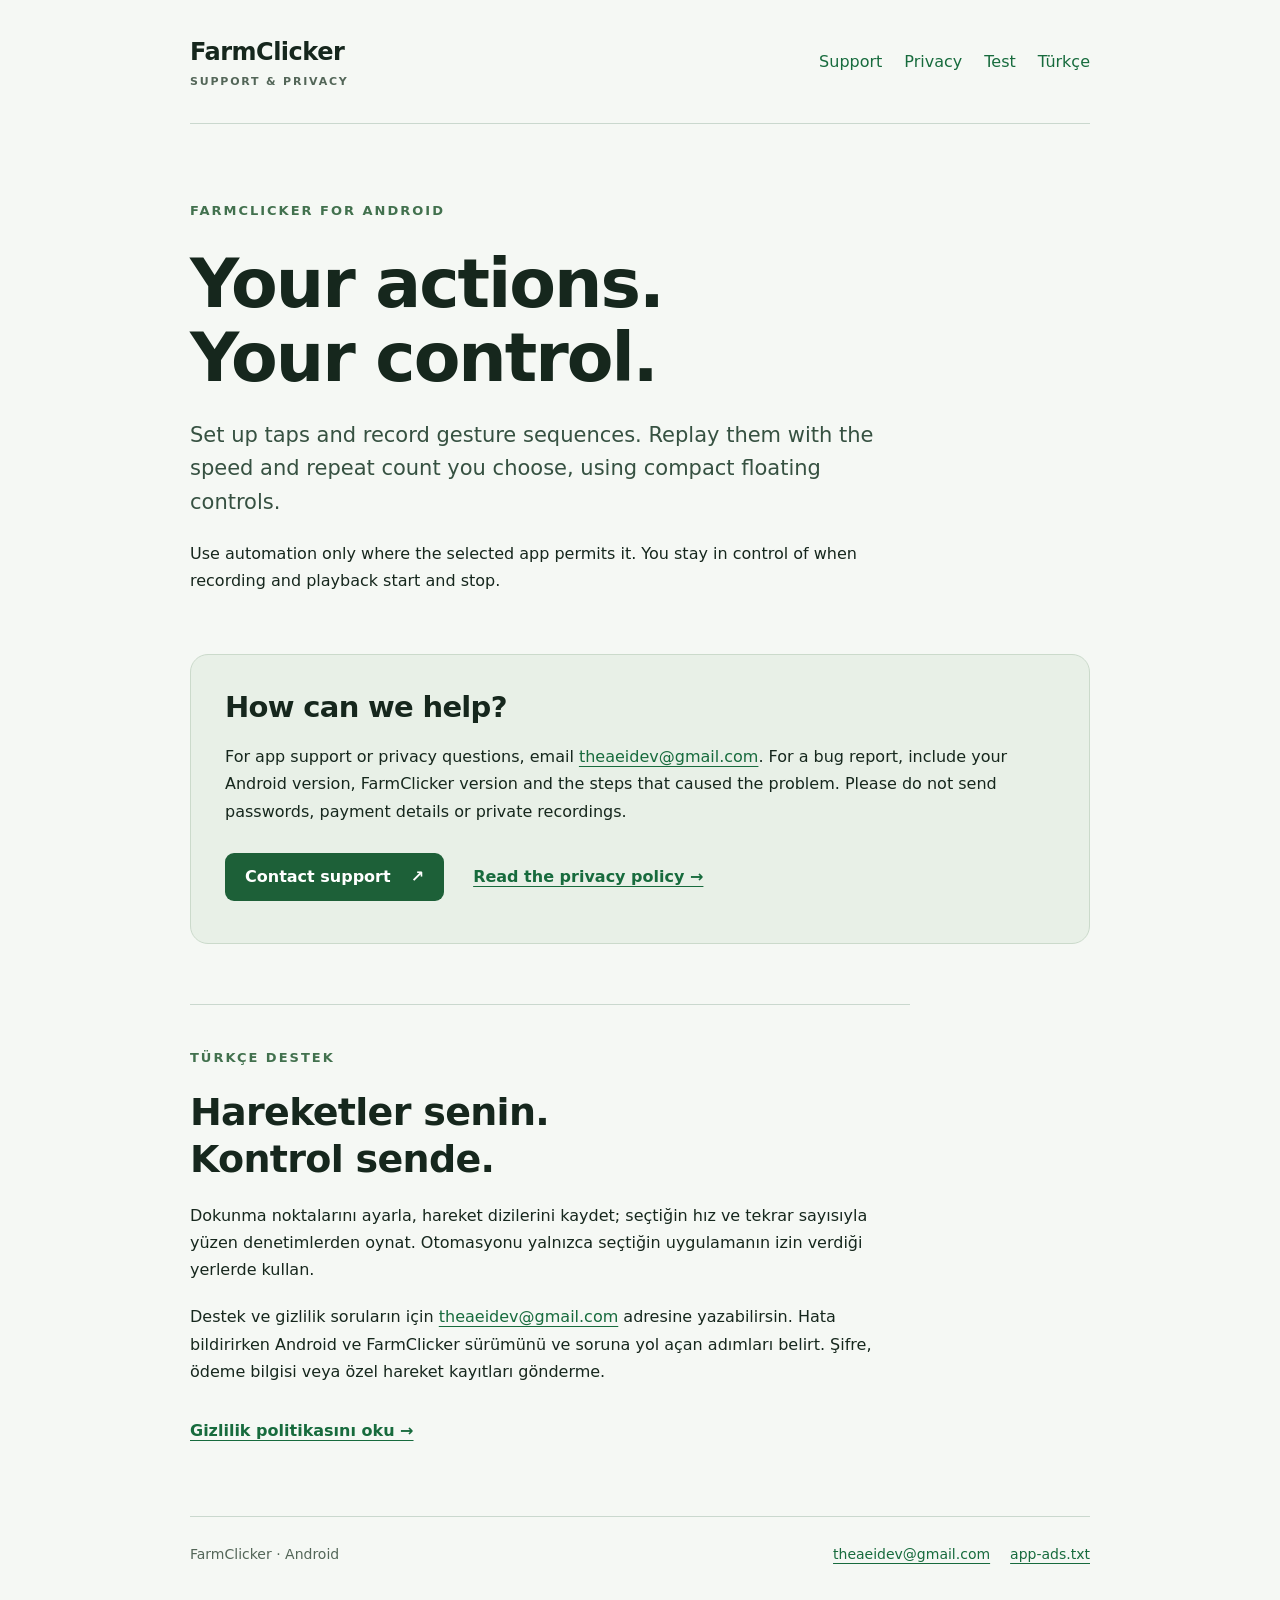
<file: index.html>
<!doctype html>
<html lang="en">
<head>
<meta charset="utf-8">
<meta name="viewport" content="width=device-width, initial-scale=1">
<meta name="description" content="Official FarmClicker support and privacy information. Türkçe ve English.">
<meta name="color-scheme" content="light">
<title>FarmClicker — Support & Privacy</title>
<link rel="stylesheet" href="/style.css">
</head>
<body>
<a class="skip" href="#main">Skip to content / İçeriğe geç</a>
<header><a class="brand" href="/">FarmClicker<span>SUPPORT &amp; PRIVACY</span></a><nav aria-label="Main navigation"><a href="/">Support</a><a href="/privacy.html">Privacy</a><a href="/test.html">Test</a><a href="#turkce" lang="tr">Türkçe</a></nav></header>

<main id="main">
<section class="intro">
<p class="eyebrow">FARMCLICKER FOR ANDROID</p>
<h1>Your actions.<br>Your control.</h1>
<p class="lead">Set up taps and record gesture sequences. Replay them with the speed and repeat count you choose, using compact floating controls.</p>
<p>Use automation only where the selected app permits it. You stay in control of when recording and playback start and stop.</p>
</section>
<section class="support" aria-labelledby="support-title">
<h2 id="support-title">How can we help?</h2>
<p>For app support or privacy questions, email <a href="mailto:theaeidev@gmail.com">theaeidev@gmail.com</a>. For a bug report, include your Android version, FarmClicker version and the steps that caused the problem. Please do not send passwords, payment details or private recordings.</p>
<a class="button" href="mailto:theaeidev@gmail.com">Contact support <span aria-hidden="true">↗</span></a>
<a class="text-link" href="/privacy.html">Read the privacy policy →</a>
</section>
<section id="turkce" lang="tr" class="translation">
<p class="eyebrow">TÜRKÇE DESTEK</p>
<h2>Hareketler senin.<br>Kontrol sende.</h2>
<p>Dokunma noktalarını ayarla, hareket dizilerini kaydet; seçtiğin hız ve tekrar sayısıyla yüzen denetimlerden oynat. Otomasyonu yalnızca seçtiğin uygulamanın izin verdiği yerlerde kullan.</p>
<p>Destek ve gizlilik soruların için <a href="mailto:theaeidev@gmail.com">theaeidev@gmail.com</a> adresine yazabilirsin. Hata bildirirken Android ve FarmClicker sürümünü ve soruna yol açan adımları belirt. Şifre, ödeme bilgisi veya özel hareket kayıtları gönderme.</p>
<a class="text-link" href="/privacy.html#turkce">Gizlilik politikasını oku →</a>
</section>
</main>
<footer><p>FarmClicker · Android</p><a href="mailto:theaeidev@gmail.com">theaeidev@gmail.com</a><a href="/app-ads.txt">app-ads.txt</a></footer>
</body>
</html>
</file>
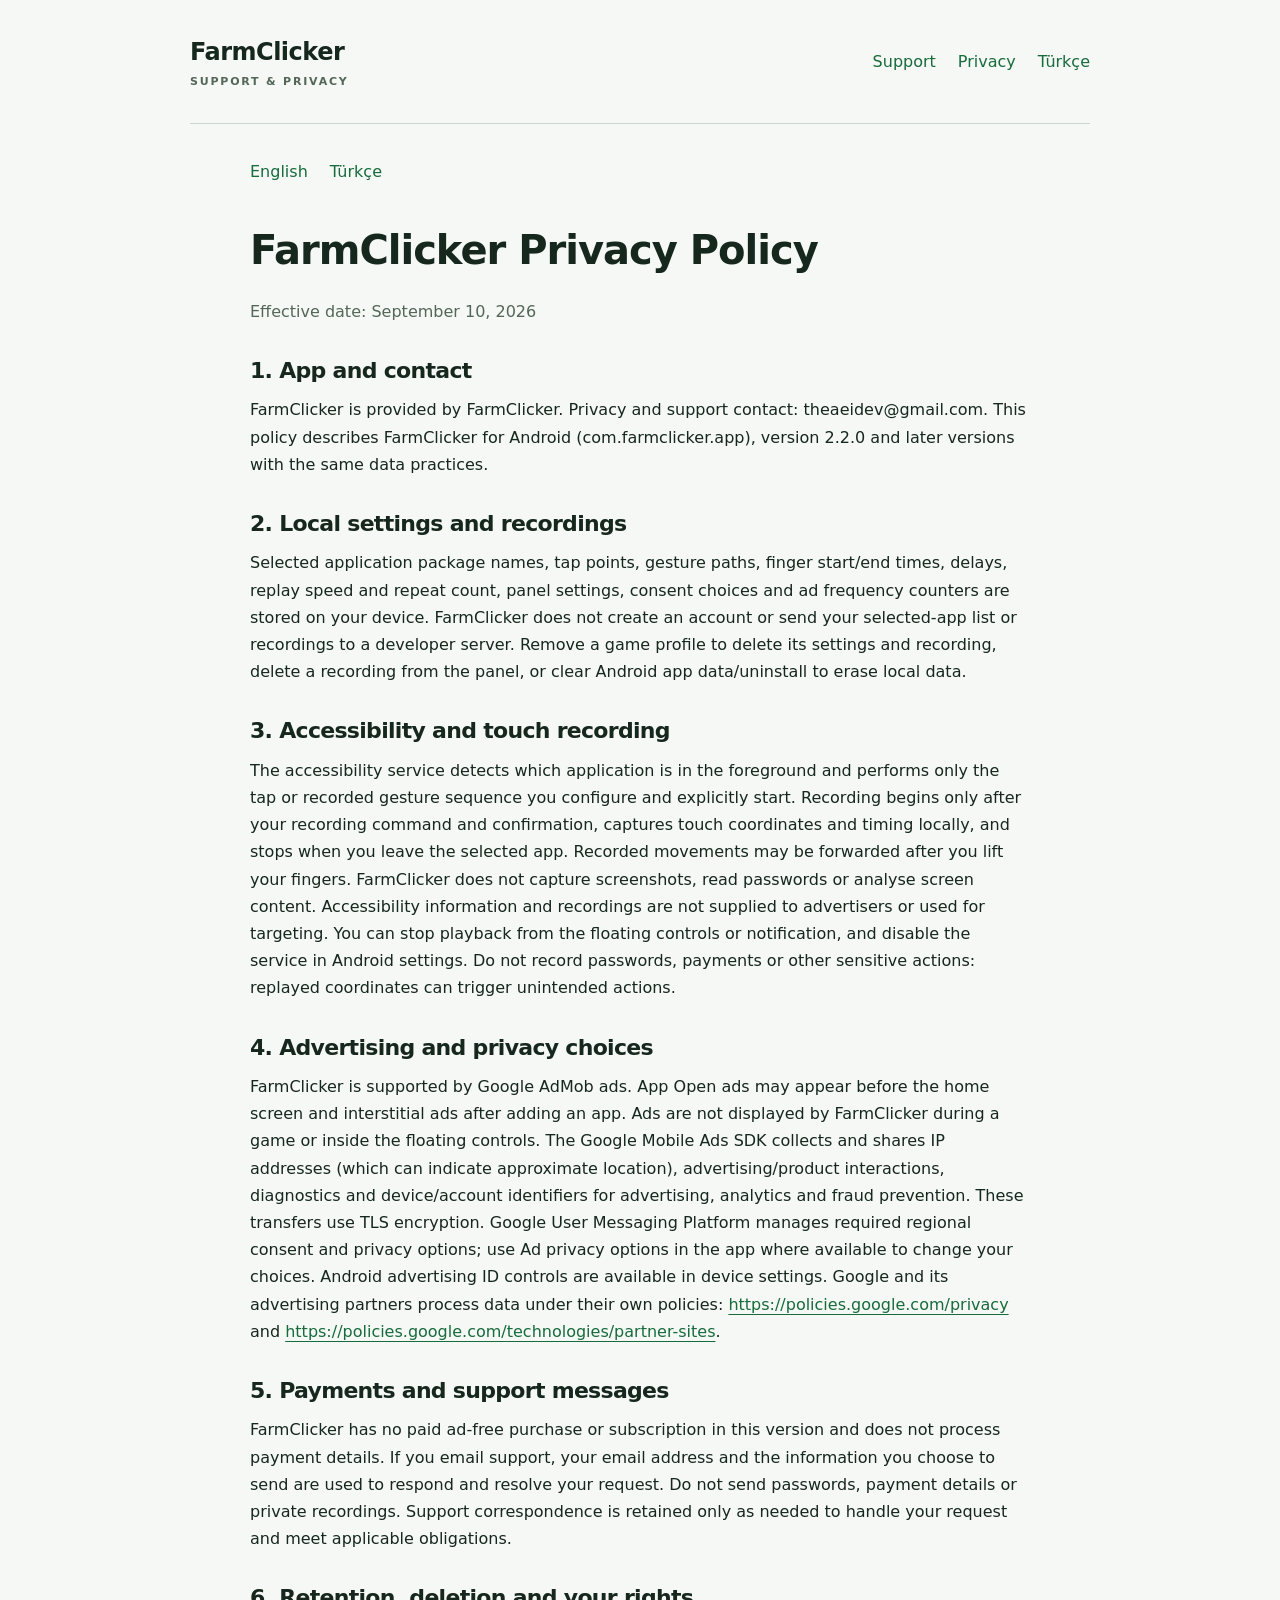
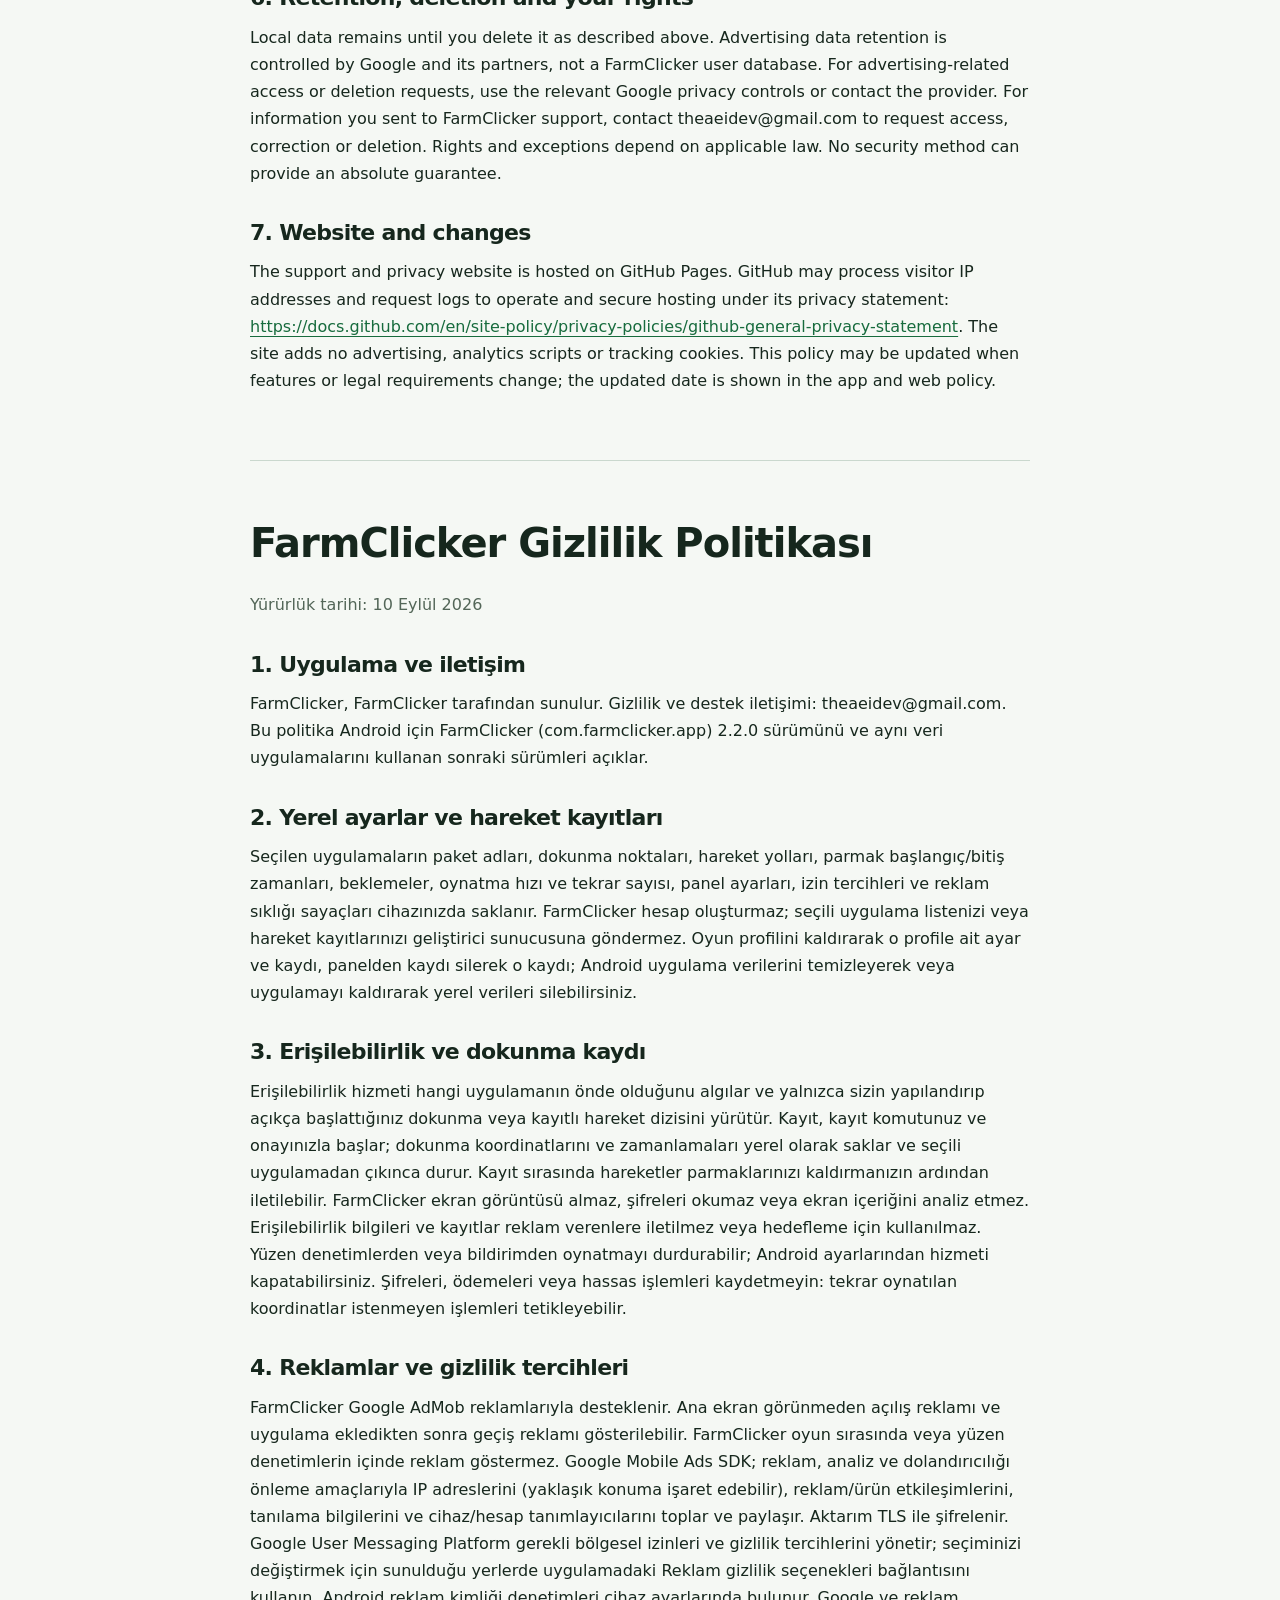
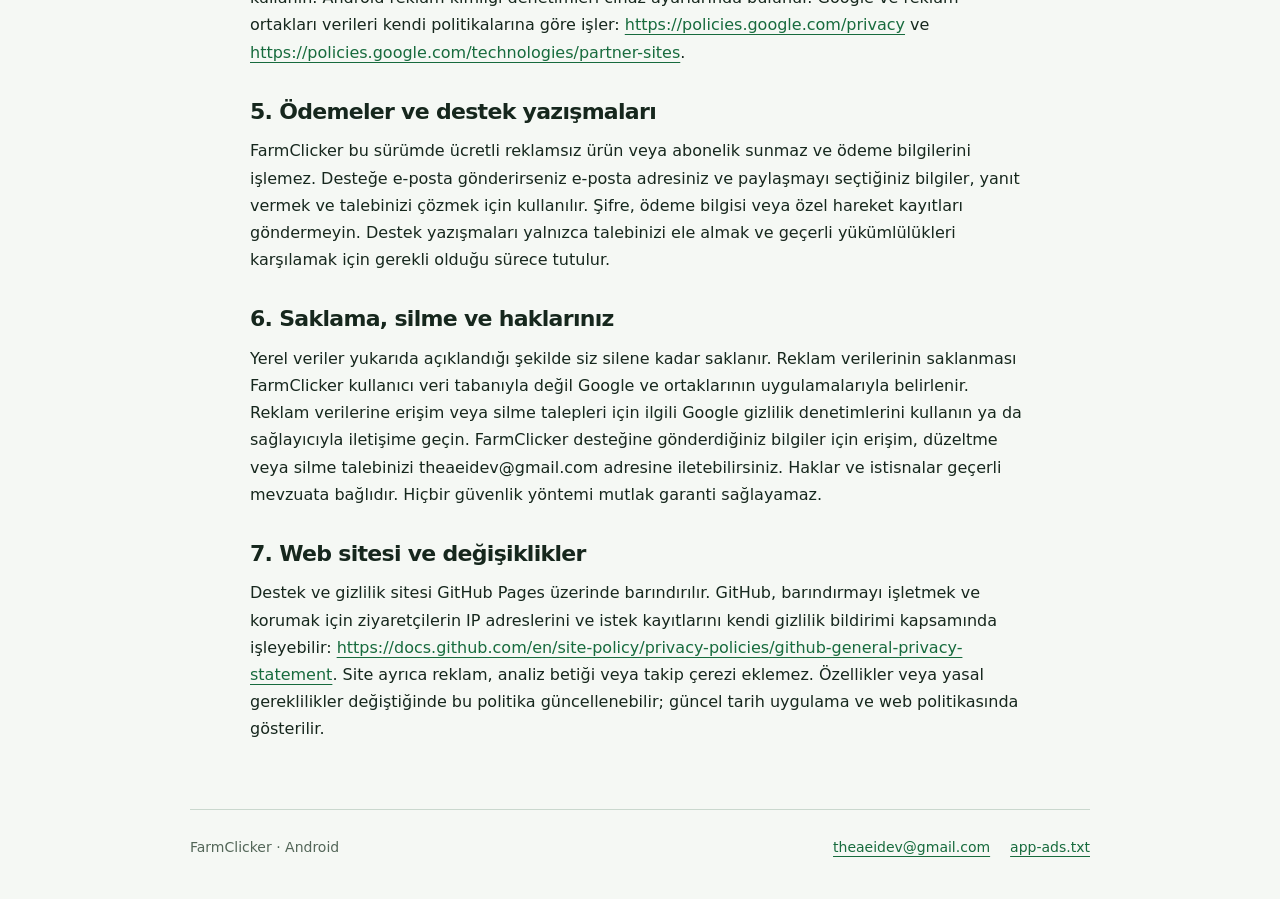
<file: privacy.html>
<!doctype html>
<html lang="en">
<head>
<meta charset="utf-8">
<meta name="viewport" content="width=device-width, initial-scale=1">
<meta name="description" content="FarmClicker privacy policy in English and Turkish: local recordings, accessibility, advertising and contact information.">
<meta name="color-scheme" content="light">
<title>FarmClicker — Privacy Policy / Gizlilik Politikası</title>
<link rel="stylesheet" href="/style.css">
</head>
<body>
<a class="skip" href="#main">Skip to content / İçeriğe geç</a>
<header><a class="brand" href="/">FarmClicker<span>SUPPORT &amp; PRIVACY</span></a><nav aria-label="Main navigation"><a href="/">Support</a><a href="/privacy.html">Privacy</a><a href="#turkce" lang="tr">Türkçe</a></nav></header>
<main id="main" class="policy">
<nav class="language-nav" aria-label="Policy language"><a href="#english">English</a><a href="#turkce" lang="tr">Türkçe</a></nav>
<article id="english" lang="en">
<h1>FarmClicker Privacy Policy</h1>
<p class="date">Effective date: September 10, 2026</p>
<section><h2>1. App and contact</h2><p>FarmClicker is provided by FarmClicker. Privacy and support contact: theaeidev@gmail.com. This policy describes FarmClicker for Android (com.farmclicker.app), version 2.2.0 and later versions with the same data practices.</p></section>
<section><h2>2. Local settings and recordings</h2><p>Selected application package names, tap points, gesture paths, finger start/end times, delays, replay speed and repeat count, panel settings, consent choices and ad frequency counters are stored on your device. FarmClicker does not create an account or send your selected-app list or recordings to a developer server. Remove a game profile to delete its settings and recording, delete a recording from the panel, or clear Android app data/uninstall to erase local data.</p></section>
<section><h2>3. Accessibility and touch recording</h2><p>The accessibility service detects which application is in the foreground and performs only the tap or recorded gesture sequence you configure and explicitly start. Recording begins only after your recording command and confirmation, captures touch coordinates and timing locally, and stops when you leave the selected app. Recorded movements may be forwarded after you lift your fingers. FarmClicker does not capture screenshots, read passwords or analyse screen content. Accessibility information and recordings are not supplied to advertisers or used for targeting. You can stop playback from the floating controls or notification, and disable the service in Android settings. Do not record passwords, payments or other sensitive actions: replayed coordinates can trigger unintended actions.</p></section>
<section><h2>4. Advertising and privacy choices</h2><p>FarmClicker is supported by Google AdMob ads. App Open ads may appear before the home screen and interstitial ads after adding an app. Ads are not displayed by FarmClicker during a game or inside the floating controls. The Google Mobile Ads SDK collects and shares IP addresses (which can indicate approximate location), advertising/product interactions, diagnostics and device/account identifiers for advertising, analytics and fraud prevention. These transfers use TLS encryption. Google User Messaging Platform manages required regional consent and privacy options; use Ad privacy options in the app where available to change your choices. Android advertising ID controls are available in device settings. Google and its advertising partners process data under their own policies: <a href="https://policies.google.com/privacy">https://policies.google.com/privacy</a> and <a href="https://policies.google.com/technologies/partner-sites">https://policies.google.com/technologies/partner-sites</a>.</p></section>
<section><h2>5. Payments and support messages</h2><p>FarmClicker has no paid ad-free purchase or subscription in this version and does not process payment details. If you email support, your email address and the information you choose to send are used to respond and resolve your request. Do not send passwords, payment details or private recordings. Support correspondence is retained only as needed to handle your request and meet applicable obligations.</p></section>
<section><h2>6. Retention, deletion and your rights</h2><p>Local data remains until you delete it as described above. Advertising data retention is controlled by Google and its partners, not a FarmClicker user database. For advertising-related access or deletion requests, use the relevant Google privacy controls or contact the provider. For information you sent to FarmClicker support, contact theaeidev@gmail.com to request access, correction or deletion. Rights and exceptions depend on applicable law. No security method can provide an absolute guarantee.</p></section>
<section><h2>7. Website and changes</h2><p>The support and privacy website is hosted on GitHub Pages. GitHub may process visitor IP addresses and request logs to operate and secure hosting under its privacy statement: <a href="https://docs.github.com/en/site-policy/privacy-policies/github-general-privacy-statement">https://docs.github.com/en/site-policy/privacy-policies/github-general-privacy-statement</a>. The site adds no advertising, analytics scripts or tracking cookies. This policy may be updated when features or legal requirements change; the updated date is shown in the app and web policy.</p></section>
</article>
<article id="turkce" lang="tr">
<h1>FarmClicker Gizlilik Politikası</h1>
<p class="date">Yürürlük tarihi: 10 Eylül 2026</p>
<section><h2>1. Uygulama ve iletişim</h2><p>FarmClicker, FarmClicker tarafından sunulur. Gizlilik ve destek iletişimi: theaeidev@gmail.com. Bu politika Android için FarmClicker (com.farmclicker.app) 2.2.0 sürümünü ve aynı veri uygulamalarını kullanan sonraki sürümleri açıklar.</p></section>
<section><h2>2. Yerel ayarlar ve hareket kayıtları</h2><p>Seçilen uygulamaların paket adları, dokunma noktaları, hareket yolları, parmak başlangıç/bitiş zamanları, beklemeler, oynatma hızı ve tekrar sayısı, panel ayarları, izin tercihleri ve reklam sıklığı sayaçları cihazınızda saklanır. FarmClicker hesap oluşturmaz; seçili uygulama listenizi veya hareket kayıtlarınızı geliştirici sunucusuna göndermez. Oyun profilini kaldırarak o profile ait ayar ve kaydı, panelden kaydı silerek o kaydı; Android uygulama verilerini temizleyerek veya uygulamayı kaldırarak yerel verileri silebilirsiniz.</p></section>
<section><h2>3. Erişilebilirlik ve dokunma kaydı</h2><p>Erişilebilirlik hizmeti hangi uygulamanın önde olduğunu algılar ve yalnızca sizin yapılandırıp açıkça başlattığınız dokunma veya kayıtlı hareket dizisini yürütür. Kayıt, kayıt komutunuz ve onayınızla başlar; dokunma koordinatlarını ve zamanlamaları yerel olarak saklar ve seçili uygulamadan çıkınca durur. Kayıt sırasında hareketler parmaklarınızı kaldırmanızın ardından iletilebilir. FarmClicker ekran görüntüsü almaz, şifreleri okumaz veya ekran içeriğini analiz etmez. Erişilebilirlik bilgileri ve kayıtlar reklam verenlere iletilmez veya hedefleme için kullanılmaz. Yüzen denetimlerden veya bildirimden oynatmayı durdurabilir; Android ayarlarından hizmeti kapatabilirsiniz. Şifreleri, ödemeleri veya hassas işlemleri kaydetmeyin: tekrar oynatılan koordinatlar istenmeyen işlemleri tetikleyebilir.</p></section>
<section><h2>4. Reklamlar ve gizlilik tercihleri</h2><p>FarmClicker Google AdMob reklamlarıyla desteklenir. Ana ekran görünmeden açılış reklamı ve uygulama ekledikten sonra geçiş reklamı gösterilebilir. FarmClicker oyun sırasında veya yüzen denetimlerin içinde reklam göstermez. Google Mobile Ads SDK; reklam, analiz ve dolandırıcılığı önleme amaçlarıyla IP adreslerini (yaklaşık konuma işaret edebilir), reklam/ürün etkileşimlerini, tanılama bilgilerini ve cihaz/hesap tanımlayıcılarını toplar ve paylaşır. Aktarım TLS ile şifrelenir. Google User Messaging Platform gerekli bölgesel izinleri ve gizlilik tercihlerini yönetir; seçiminizi değiştirmek için sunulduğu yerlerde uygulamadaki Reklam gizlilik seçenekleri bağlantısını kullanın. Android reklam kimliği denetimleri cihaz ayarlarında bulunur. Google ve reklam ortakları verileri kendi politikalarına göre işler: <a href="https://policies.google.com/privacy">https://policies.google.com/privacy</a> ve <a href="https://policies.google.com/technologies/partner-sites">https://policies.google.com/technologies/partner-sites</a>.</p></section>
<section><h2>5. Ödemeler ve destek yazışmaları</h2><p>FarmClicker bu sürümde ücretli reklamsız ürün veya abonelik sunmaz ve ödeme bilgilerini işlemez. Desteğe e-posta gönderirseniz e-posta adresiniz ve paylaşmayı seçtiğiniz bilgiler, yanıt vermek ve talebinizi çözmek için kullanılır. Şifre, ödeme bilgisi veya özel hareket kayıtları göndermeyin. Destek yazışmaları yalnızca talebinizi ele almak ve geçerli yükümlülükleri karşılamak için gerekli olduğu sürece tutulur.</p></section>
<section><h2>6. Saklama, silme ve haklarınız</h2><p>Yerel veriler yukarıda açıklandığı şekilde siz silene kadar saklanır. Reklam verilerinin saklanması FarmClicker kullanıcı veri tabanıyla değil Google ve ortaklarının uygulamalarıyla belirlenir. Reklam verilerine erişim veya silme talepleri için ilgili Google gizlilik denetimlerini kullanın ya da sağlayıcıyla iletişime geçin. FarmClicker desteğine gönderdiğiniz bilgiler için erişim, düzeltme veya silme talebinizi theaeidev@gmail.com adresine iletebilirsiniz. Haklar ve istisnalar geçerli mevzuata bağlıdır. Hiçbir güvenlik yöntemi mutlak garanti sağlayamaz.</p></section>
<section><h2>7. Web sitesi ve değişiklikler</h2><p>Destek ve gizlilik sitesi GitHub Pages üzerinde barındırılır. GitHub, barındırmayı işletmek ve korumak için ziyaretçilerin IP adreslerini ve istek kayıtlarını kendi gizlilik bildirimi kapsamında işleyebilir: <a href="https://docs.github.com/en/site-policy/privacy-policies/github-general-privacy-statement">https://docs.github.com/en/site-policy/privacy-policies/github-general-privacy-statement</a>. Site ayrıca reklam, analiz betiği veya takip çerezi eklemez. Özellikler veya yasal gereklilikler değiştiğinde bu politika güncellenebilir; güncel tarih uygulama ve web politikasında gösterilir.</p></section>
</article>
</main>
<footer><p>FarmClicker · Android</p><a href="mailto:theaeidev@gmail.com">theaeidev@gmail.com</a><a href="/app-ads.txt">app-ads.txt</a></footer>
</body>
</html>
</file>
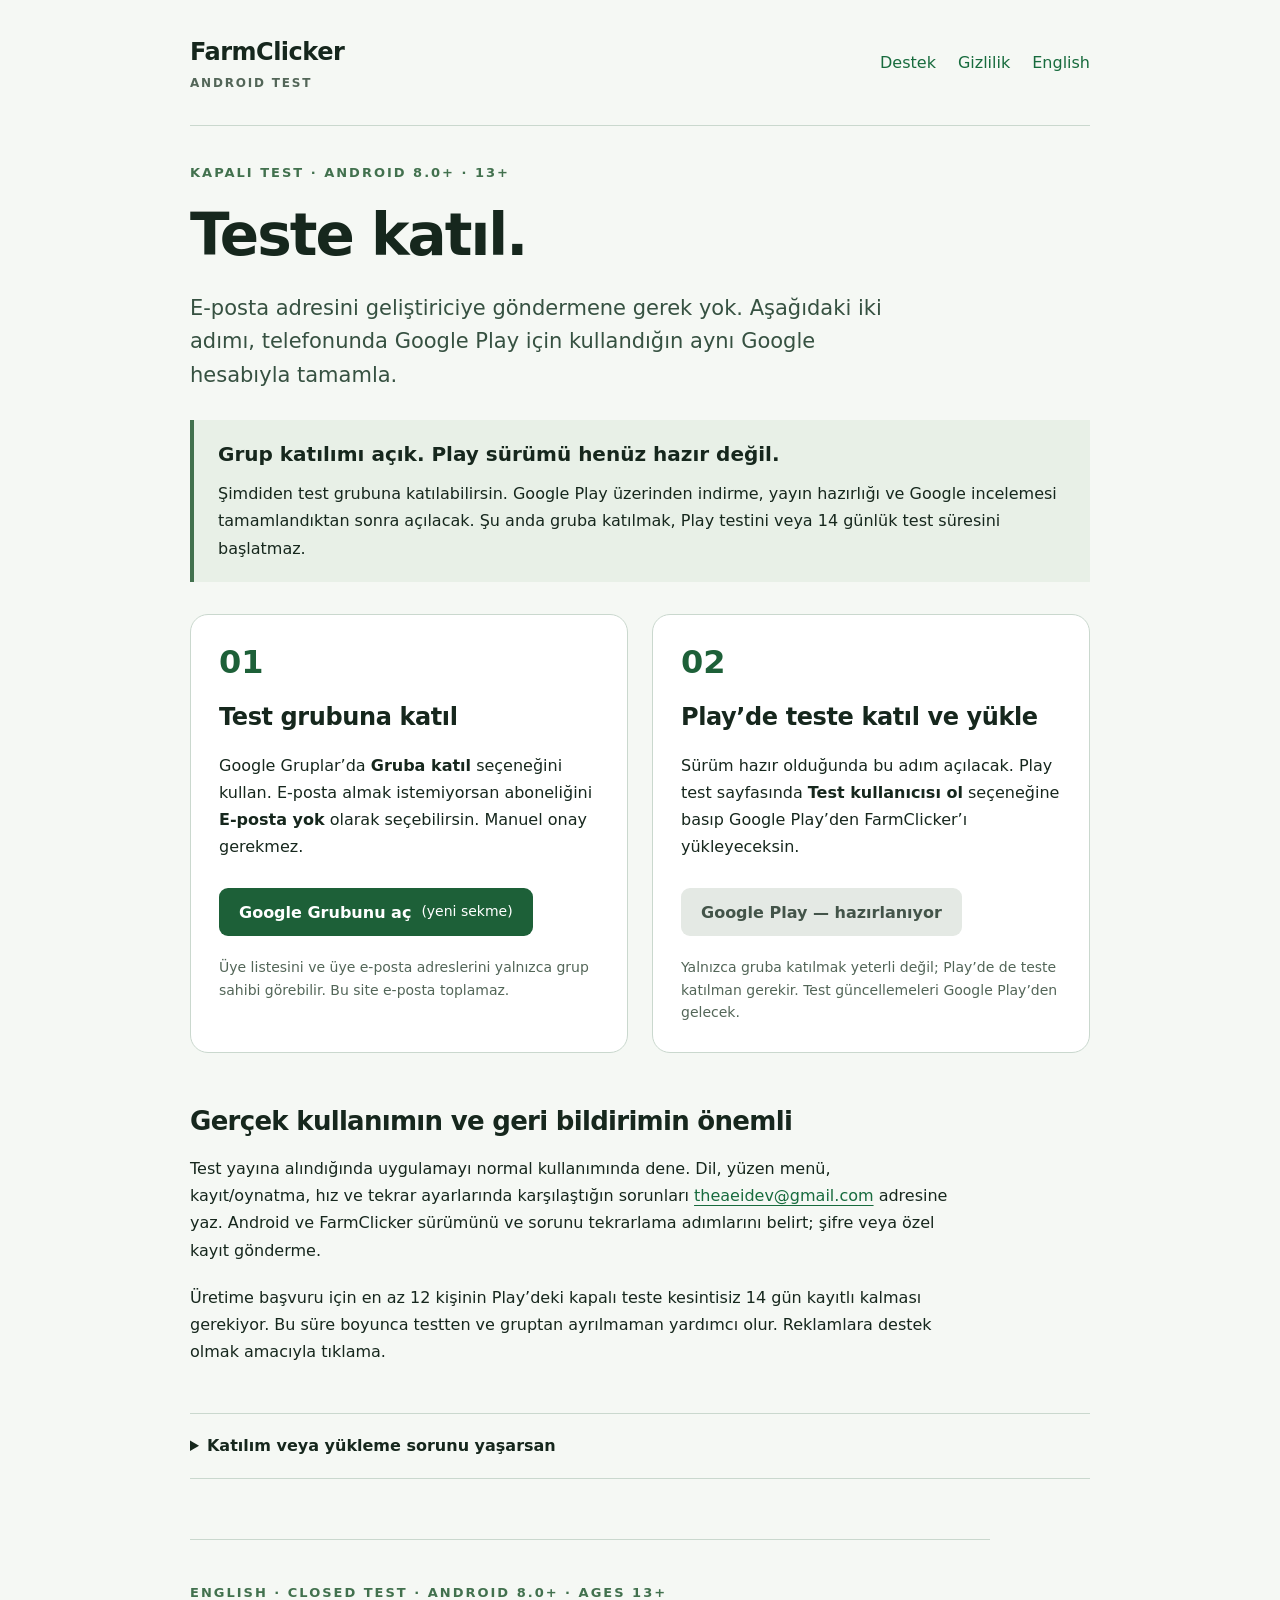
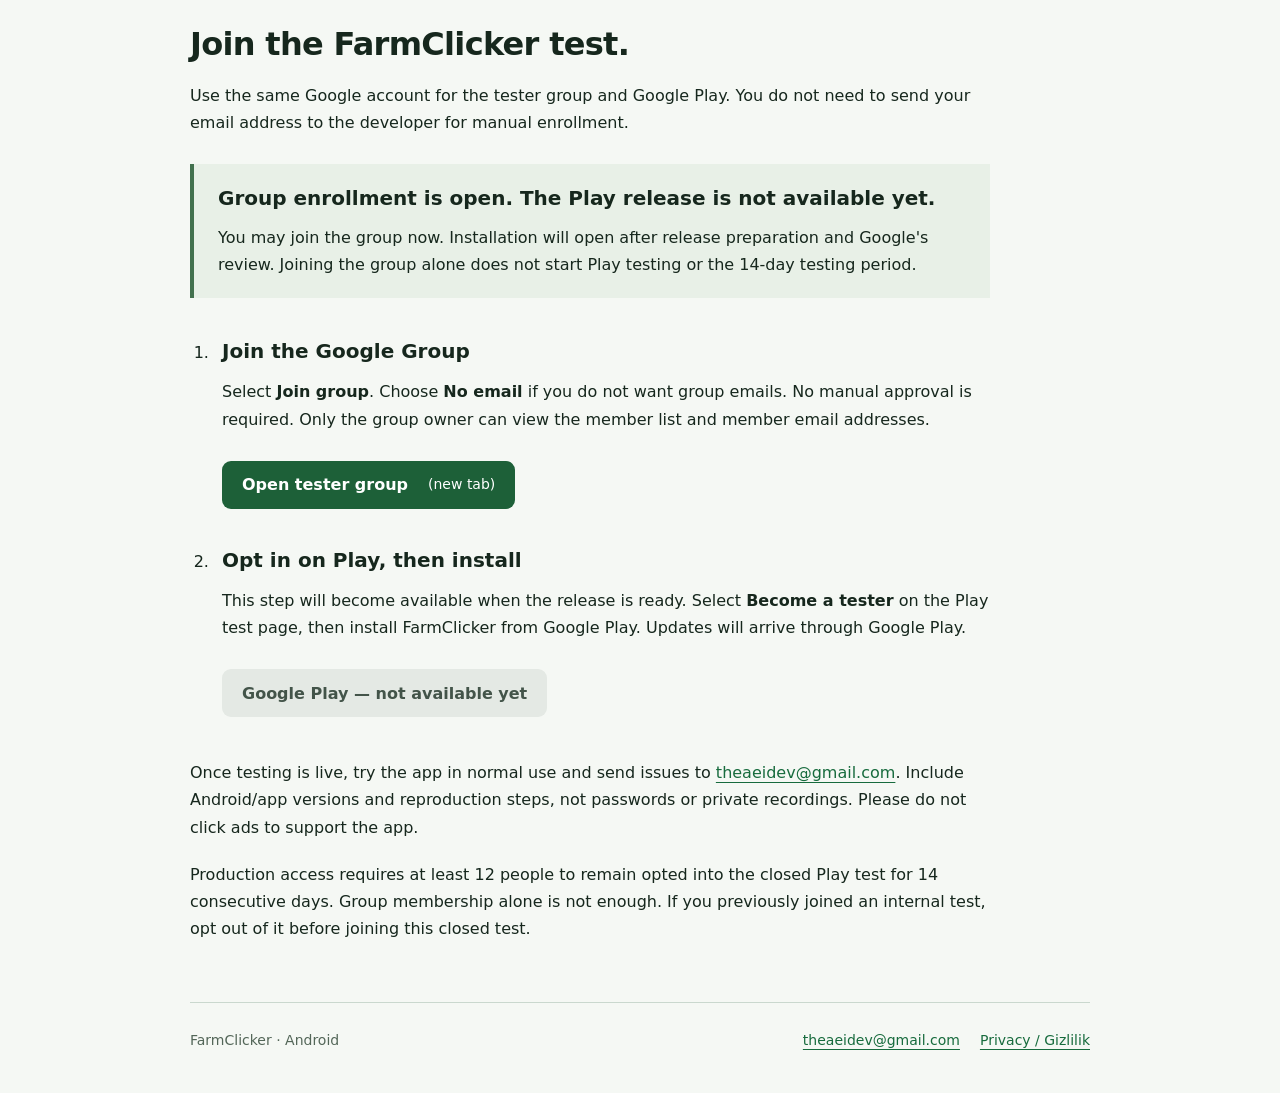
<file: test.html>
<!doctype html>
<html lang="tr">
<head>
<meta charset="utf-8">
<meta name="viewport" content="width=device-width, initial-scale=1">
<meta name="description" content="FarmClicker kapalı testine kendin katıl. Test grubu ve Google Play katılım adımları. Turkish and English instructions.">
<meta name="color-scheme" content="light">
<title>FarmClicker — Teste katıl / Join the test</title>
<link rel="stylesheet" href="/style.css">
<link rel="stylesheet" href="/test.css">
</head>
<body>
<a class="skip" href="#main">İçeriğe geç / Skip to content</a>
<header><a class="brand" href="/">FarmClicker<span>ANDROID TEST</span></a><nav aria-label="Sayfalar"><a href="/">Destek</a><a href="/privacy.html#turkce">Gizlilik</a><a href="#english" lang="en">English</a></nav></header>
<main id="main" class="test-page">
<section aria-labelledby="test-title">
<p class="eyebrow">KAPALI TEST · ANDROID 8.0+ · 13+</p>
<h1 id="test-title">Teste katıl.</h1>
<p class="lead">E-posta adresini geliştiriciye göndermene gerek yok. Aşağıdaki iki adımı, telefonunda Google Play için kullandığın aynı Google hesabıyla tamamla.</p>
<aside class="test-status" aria-labelledby="status-title"><h2 id="status-title">Grup katılımı açık. Play sürümü henüz hazır değil.</h2><p>Şimdiden test grubuna katılabilirsin. Google Play üzerinden indirme, yayın hazırlığı ve Google incelemesi tamamlandıktan sonra açılacak. Şu anda gruba katılmak, Play testini veya 14 günlük test süresini başlatmaz.</p></aside>
<ol class="test-steps">
<li><span class="step-number" aria-hidden="true">01</span><h2>Test grubuna katıl</h2><p>Google Gruplar’da <strong>Gruba katıl</strong> seçeneğini kullan. E-posta almak istemiyorsan aboneliğini <strong>E-posta yok</strong> olarak seçebilirsin. Manuel onay gerekmez.</p><a class="button" href="https://groups.google.com/g/farmclicker-testers" target="_blank" rel="noopener noreferrer">Google Grubunu aç <span class="new-tab">(yeni sekme)</span></a><p class="small">Üye listesini ve üye e-posta adreslerini yalnızca grup sahibi görebilir. Bu site e-posta toplamaz.</p></li>
<li><span class="step-number" aria-hidden="true">02</span><h2>Play’de teste katıl ve yükle</h2><p>Sürüm hazır olduğunda bu adım açılacak. Play test sayfasında <strong>Test kullanıcısı ol</strong> seçeneğine basıp Google Play’den FarmClicker’ı yükleyeceksin.</p><span class="button unavailable" aria-disabled="true">Google Play — hazırlanıyor</span><p class="small">Yalnızca gruba katılmak yeterli değil; Play’de de teste katılman gerekir. Test güncellemeleri Google Play’den gelecek.</p></li>
</ol>
<section class="test-help" aria-labelledby="feedback-title"><h2 id="feedback-title">Gerçek kullanımın ve geri bildirimin önemli</h2><p>Test yayına alındığında uygulamayı normal kullanımında dene. Dil, yüzen menü, kayıt/oynatma, hız ve tekrar ayarlarında karşılaştığın sorunları <a href="mailto:theaeidev@gmail.com">theaeidev@gmail.com</a> adresine yaz. Android ve FarmClicker sürümünü ve sorunu tekrarlama adımlarını belirt; şifre veya özel kayıt gönderme.</p><p>Üretime başvuru için en az 12 kişinin Play’deki kapalı teste kesintisiz 14 gün kayıtlı kalması gerekiyor. Bu süre boyunca testten ve gruptan ayrılmaman yardımcı olur. Reklamlara destek olmak amacıyla tıklama.</p></section>
<details><summary>Katılım veya yükleme sorunu yaşarsan</summary><p>Grup ile Google Play’de aynı hesabı kullandığını kontrol et. Grup üyeliğinin Play’e yansıması zaman alabilir. FarmClicker’ın dahili testine daha önce katıldıysan kapalı teste geçmeden önce dahili testten ayrılman gerekir. Eski özel APK varsa, silmeden önce geliştiriciye danış; kaldırmak yerel kayıtlarını silebilir.</p></details>
</section>
<section id="english" lang="en" class="translation" aria-labelledby="english-title">
<p class="eyebrow">ENGLISH · CLOSED TEST · ANDROID 8.0+ · AGES 13+</p>
<h2 id="english-title">Join the FarmClicker test.</h2>
<p>Use the same Google account for the tester group and Google Play. You do not need to send your email address to the developer for manual enrollment.</p>
<aside class="test-status"><h3>Group enrollment is open. The Play release is not available yet.</h3><p>You may join the group now. Installation will open after release preparation and Google's review. Joining the group alone does not start Play testing or the 14-day testing period.</p></aside>
<ol class="english-steps"><li><h3>Join the Google Group</h3><p>Select <strong>Join group</strong>. Choose <strong>No email</strong> if you do not want group emails. No manual approval is required. Only the group owner can view the member list and member email addresses.</p><a class="button" href="https://groups.google.com/g/farmclicker-testers" target="_blank" rel="noopener noreferrer">Open tester group <span class="new-tab">(new tab)</span></a></li><li><h3>Opt in on Play, then install</h3><p>This step will become available when the release is ready. Select <strong>Become a tester</strong> on the Play test page, then install FarmClicker from Google Play. Updates will arrive through Google Play.</p><span class="button unavailable" aria-disabled="true">Google Play — not available yet</span></li></ol>
<p>Once testing is live, try the app in normal use and send issues to <a href="mailto:theaeidev@gmail.com">theaeidev@gmail.com</a>. Include Android/app versions and reproduction steps, not passwords or private recordings. Please do not click ads to support the app.</p>
<p>Production access requires at least 12 people to remain opted into the closed Play test for 14 consecutive days. Group membership alone is not enough. If you previously joined an internal test, opt out of it before joining this closed test.</p>
</section>
</main>
<footer><p>FarmClicker · Android</p><a href="mailto:theaeidev@gmail.com">theaeidev@gmail.com</a><a href="/privacy.html">Privacy / Gizlilik</a></footer>
</body>
</html>
</file>
<file: style.css>
:root{font-family:Inter,ui-sans-serif,system-ui,-apple-system,"Segoe UI",sans-serif;color:#16271d;background:#f5f8f4;font-synthesis:none;line-height:1.7}
*{box-sizing:border-box}html{scroll-padding-top:24px}body{margin:0}a{color:#176b3d;text-underline-offset:4px;overflow-wrap:anywhere}a:hover{color:#0e4027}a:focus-visible{outline:3px solid #278146;outline-offset:5px;border-radius:3px}header,main,footer{width:min(900px,calc(100% - 40px));margin:auto}header{display:flex;justify-content:space-between;align-items:center;gap:24px;padding:32px 0;border-bottom:1px solid #cad8ce}.brand{text-decoration:none;color:#16271d;font-size:24px;font-weight:760;letter-spacing:-.5px}.brand span{display:block;font-size:11px;letter-spacing:1.8px;font-weight:600;color:#536658}nav{display:flex;gap:22px;flex-wrap:wrap;font-size:16px}nav a{text-decoration:none}.intro{max-width:700px;padding:76px 0 40px}.eyebrow{font-size:13px;font-weight:700;letter-spacing:2px;color:#42714e}h1{font-size:clamp(38px,7vw,68px);line-height:1.09;letter-spacing:-2px;font-weight:740;margin:24px 0}h2{font-size:29px;line-height:1.25;letter-spacing:-.7px;margin:0 0 18px}p{font-size:16px;margin:0 0 20px}.lead{font-size:21px;line-height:1.6;color:#365141}.support{padding:34px;background:#e8f0e7;border:1px solid #cbdacb;border-radius:18px}.button{display:inline-flex;align-items:center;gap:20px;min-height:48px;padding:10px 20px;background:#1d6038;color:#fff;border-radius:9px;text-decoration:none;font-weight:650;margin:8px 24px 8px 0}.button:hover{background:#15492a;color:#fff}.text-link{display:inline-block;padding:12px 0;font-weight:600}.translation{margin:60px 0;padding-top:42px;border-top:1px solid #cad8ce;max-width:720px}.translation h2{font-size:38px}.skip{position:fixed;left:16px;top:-100px;background:#fff;padding:12px;z-index:2}.skip:focus{top:12px}footer{border-top:1px solid #cad8ce;display:flex;gap:20px;align-items:center;flex-wrap:wrap;padding:26px 0 40px;font-size:14px}footer p{margin:0 auto 0 0;font-size:14px;color:#536658}.policy{max-width:780px;padding-top:34px}.language-nav{padding-bottom:16px}.policy h1{font-size:40px;letter-spacing:-1px;line-height:1.2}.policy h2{font-size:22px;margin:0 0 12px}.policy .date{color:#536658}.policy section{margin:32px 0}.policy article{padding-bottom:34px}.policy article+article{border-top:1px solid #cad8ce;padding-top:34px}@media(max-width:540px){header{align-items:flex-start;flex-direction:column;gap:20px;padding:24px 0}nav{gap:20px}.intro{padding-top:42px}.support{padding:24px}.translation{margin:40px 0}.policy h1{font-size:32px}footer{gap:12px}footer p{width:100%}}
</file>
<file: test.css>
.test-page{padding-top:36px}.test-page h1{font-size:clamp(36px,7vw,58px);margin:16px 0 24px}.test-page .lead{max-width:730px}.test-status{border-left:4px solid #42714e;background:#e8f0e7;padding:20px 24px;margin:28px 0}.test-status h2,.test-status h3{font-size:20px;line-height:1.4;letter-spacing:0;margin:0 0 12px}.test-status p{margin:0}.test-steps{list-style:none;counter-reset:step;padding:0;display:grid;grid-template-columns:1fr 1fr;gap:24px;margin:32px 0}.test-steps>li{border:1px solid #cad8ce;border-radius:18px;padding:28px;min-width:0;background:#fff}.step-number{display:block;font-size:32px;color:#1d6038;font-weight:750;line-height:1.2;margin-bottom:20px}.test-steps h2{font-size:24px;line-height:1.35;letter-spacing:-.4px}.test-steps .button{margin:8px 0 20px;flex-wrap:wrap;gap:4px 10px}.new-tab{font-size:14px;font-weight:400}.test-page .small{font-size:14px;color:#536658;line-height:1.6;margin:0}.unavailable{background:#e4e9e4;color:#435449;cursor:default}.unavailable:hover{background:#e4e9e4;color:#435449}.test-help{max-width:760px;padding:20px 0}.test-help h2{font-size:26px}details{border-top:1px solid #cad8ce;border-bottom:1px solid #cad8ce;padding:18px 0;margin:8px 0 40px}summary{cursor:pointer;font-weight:650;font-size:16px}summary:focus-visible{outline:3px solid #278146;outline-offset:5px}details p{margin:16px 0 0}.test-page .translation{max-width:800px}.test-page .translation h2{font-size:32px}.english-steps{padding-left:24px}.english-steps li{padding:8px 0 18px 8px}.english-steps h3{font-size:20px;margin:0 0 10px}.brand span{font-size:12px}@media(max-width:680px){.test-steps{grid-template-columns:1fr;gap:18px}.test-steps>li{padding:24px}.test-status{padding:18px}.test-page{padding-top:24px}}@media(prefers-reduced-motion:reduce){html{scroll-behavior:auto}}
</file>
